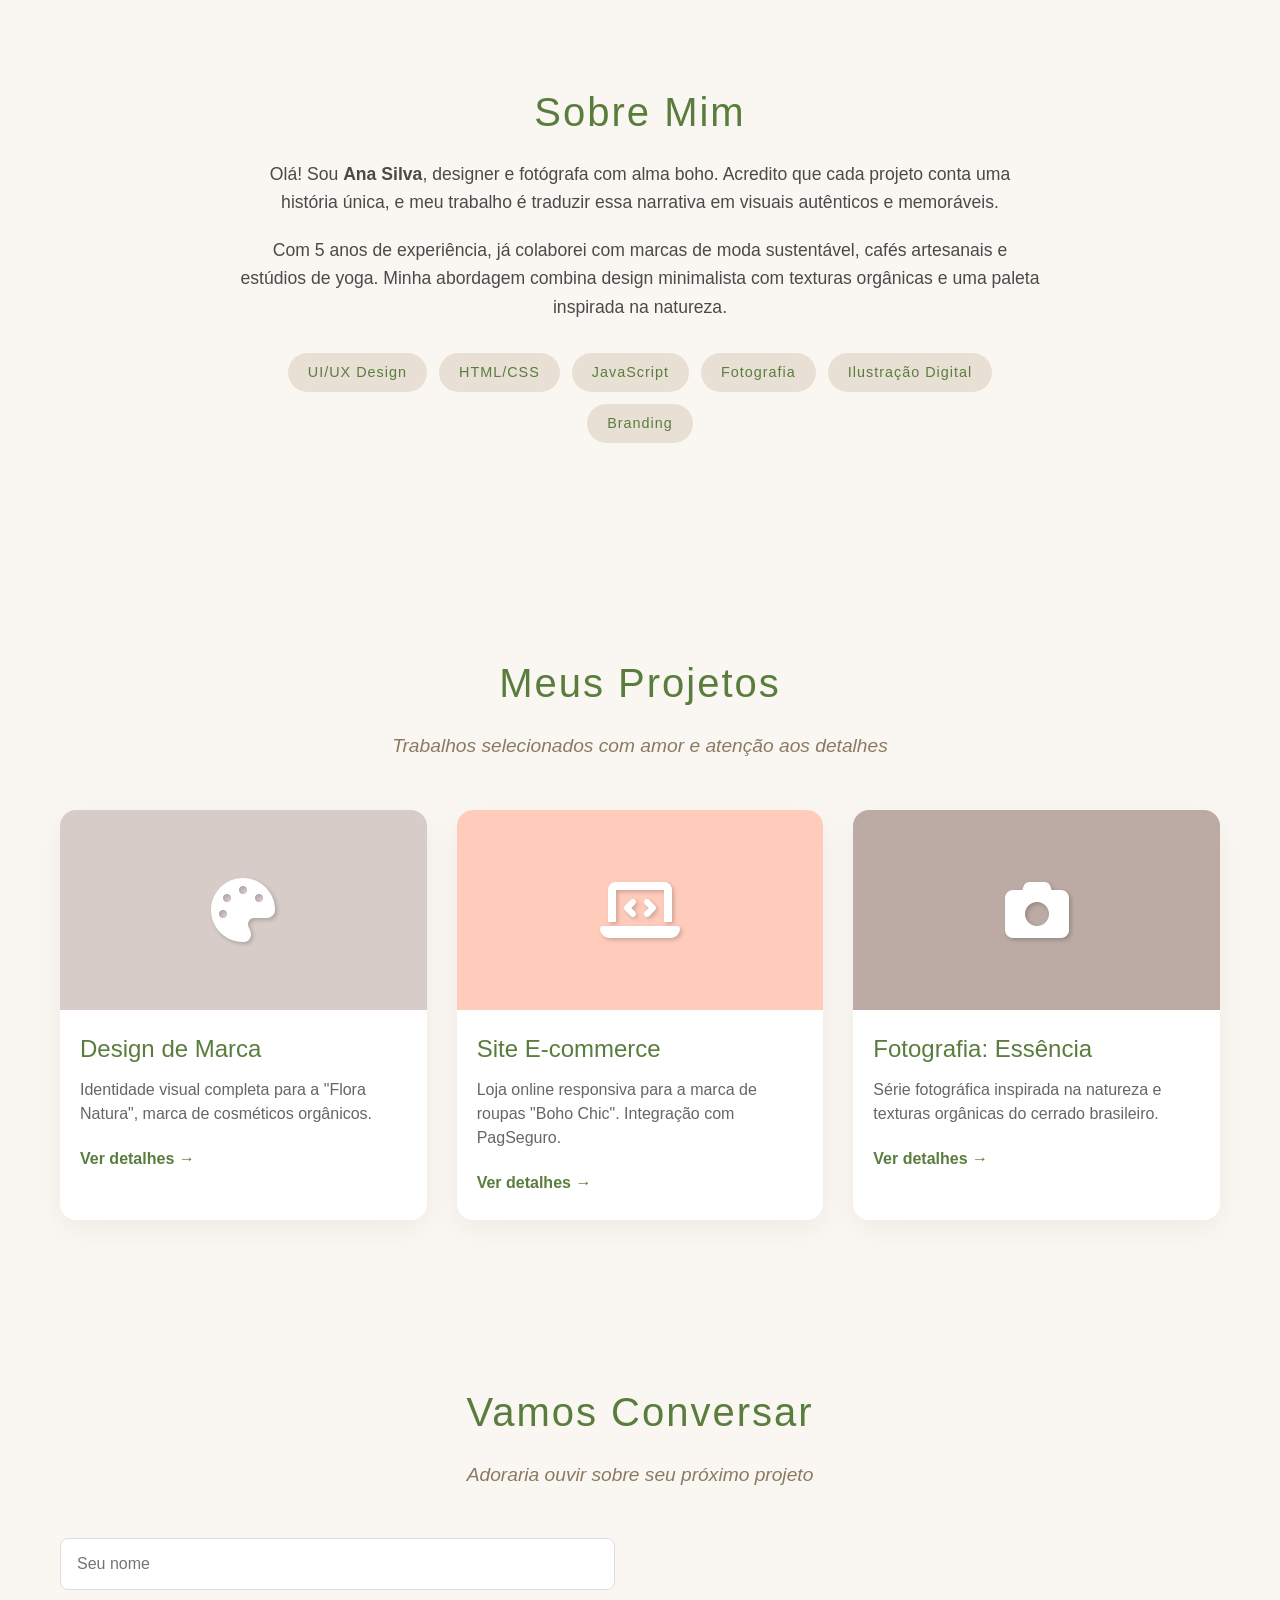
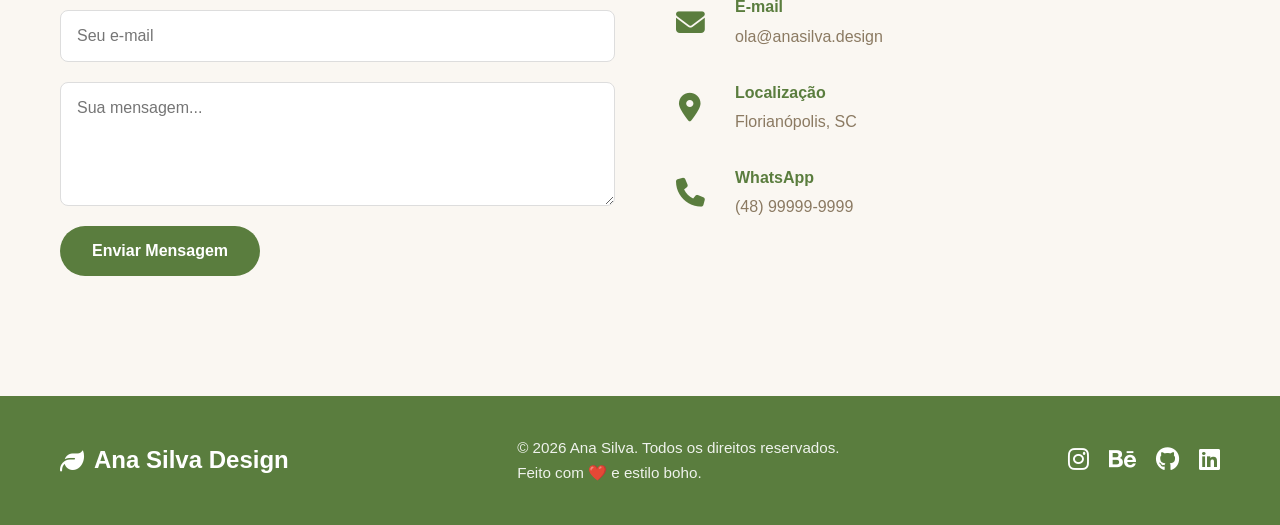
<file: index.html>
<!DOCTYPE html>
<!-- 
    DOCTYPE: Declaração que informa ao navegador que este é um documento HTML5.
    Sempre coloque no início de qualquer página HTML.
-->
<html lang="pt-br">
<!-- 
    <html>: Elemento raiz do documento.
    lang="pt-br": Atributo que define o idioma como português do Brasil.
    IMPORTANTE: Ajuda na acessibilidade e SEO (otimização para mecanismos de busca).
-->
<head>
    <!-- 
        <head>: Contém informações sobre o documento que não são exibidas diretamente.
        Metadados, título, links para CSS, etc.
    -->
    <meta charset="UTF-8">
    <!-- 
        meta charset: Define a codificação de caracteres como UTF-8.
        Permite acentos, emojis e caracteres especiais.
    -->
    <meta name="viewport" content="width=device-width, initial-scale=1.0">
    <!-- 
        viewport: Torna o site responsivo para dispositivos móveis.
        width=device-width: largura igual à do dispositivo.
        initial-scale=1.0: zoom inicial padrão.
    -->
    <title>Portfólio Boho | Design e Fotografia</title>
    <!-- 
        <title>: Título que aparece na aba do navegador.
        ESTRATÉGIA: Inclua palavras-chave para SEO.
    -->
    
    <!-- Font Awesome 6 (Biblioteca de ícones) -->
    <link rel="stylesheet" href="https://cdnjs.cloudflare.com/ajax/libs/font-awesome/6.4.0/css/all.min.css">
    <!-- 
        Font Awesome: Biblioteca gratuita de ícones vetoriais.
        ESTRATÉGIA: Use ícones para melhorar a comunicação visual.
    -->
    
    <!-- CSS Personalizado -->
    <style>
        /* 
            CSS: Linguagem para estilizar elementos HTML.
            Vamos criar um tema boho com cores terrosas, tipografia suave e espaçamento generoso.
            ESTRATÉGIA: CSS organizado por seções facilita a manutenção.
        */
        
        /* Reset básico e estilos globais */
        * {
            margin: 0;
            padding: 0;
            box-sizing: border-box;
            /* 
                box-sizing: border-box: Inclui padding e bordas no cálculo da largura total.
                Evita que elementos "estourem" o container.
            */
        }
        
        body {
            font-family: 'Segoe UI', Tahoma, Geneva, Verdana, sans-serif;
            /* 
                font-family: Define fontes em ordem de prioridade.
                ESTRATÉGIA: Use fontes seguras ou importe Google Fonts para mais personalidade.
            */
            line-height: 1.6;
            color: #4a4a4a;
            background-color: #faf7f2;
            /* 
                Paleta boho: tons neutros e terrosos.
                #faf7f2 = off-white quente
            */
        }
        
        .container {
            max-width: 1200px;
            margin: 0 auto;
            padding: 0 20px;
            /* 
                .container: Classe utilitária para centralizar conteúdo.
                max-width: largura máxima para telas grandes.
                margin: 0 auto: centraliza horizontalmente.
            */
        }
        
        /* Seções */
        .section {
            padding: 80px 0;
            /* 
                Espaçamento vertical para cada seção.
                ESTRATÉGIA: padding generoso cria sensação de respiro/luxo.
            */
        }
        
        .section-title {
            font-size: 2.5rem;
            color: #5a7d3e; /* Verde sálvia */
            margin-bottom: 16px;
            text-align: center;
            font-weight: 400;
            letter-spacing: 2px;
            /* 
                text-align: center: centraliza texto.
                letter-spacing: espaçamento entre letras (sofisticação).
            */
        }
        
        .section-subtitle {
            text-align: center;
            font-size: 1.2rem;
            color: #8b7a62; /* Marrom suave */
            margin-bottom: 48px;
            font-style: italic;
            /* 
                font-style: italic: dá tom mais pessoal/artístico.
            */
        }
        
        /* SOBRE */
        .sobre-text {
            max-width: 800px;
            margin: 0 auto 48px;
            font-size: 1.1rem;
            text-align: center;
            /* 
                ESTRATÉGIA: centralizar e limitar largura melhora legibilidade.
            */
        }
        
        .sobre-text p {
            margin-bottom: 20px;
            /* 
                <p>: Parágrafo. Espaçamento inferior para separar blocos de texto.
            */
        }
        
        .habilidades {
            display: flex;
            flex-wrap: wrap;
            gap: 12px;
            justify-content: center;
            margin-top: 32px;
            /* 
                display: flex: Ativa Flexbox (layout flexível).
                flex-wrap: wrap: Permite que itens quebrem para linha seguinte.
                gap: Espaçamento entre itens (moderno, evita margin complicada).
                justify-content: center: Centraliza horizontalmente.
                
                ESTRATÉGIA: Flexbox é essencial para layouts responsivos.
            */
        }
        
        .habilidade-tag {
            background-color: #e8e0d5; /* Bege */
            color: #5a7d3e;
            padding: 8px 20px;
            border-radius: 50px; /* Bordas arredondadas */
            font-size: 0.9rem;
            font-weight: 500;
            letter-spacing: 1px;
            transition: all 0.3s ease;
            /* 
                border-radius: 50px: Cria formato de pílula.
                transition: Suaviza animações.
                ESTRATÉGIA: Interações sutis melhoram experiência do usuário.
            */
        }
        
        .habilidade-tag:hover {
            background-color: #5a7d3e;
            color: white;
            transform: translateY(-2px);
            box-shadow: 0 4px 8px rgba(0,0,0,0.1);
            /* 
                :hover = quando mouse passa por cima.
                transform: translateY(-2px): Move elemento 2px para cima.
                box-shadow: Sombra suave para efeito de profundidade.
                ESTRATÉGIA: Micro-interações tornam o site "vivo".
            */
        }
        
        /* PROJETOS - Grid */
        .projetos-grid {
            display: grid;
            grid-template-columns: repeat(3, 1fr);
            gap: 30px;
            /* 
                display: grid: Ativa CSS Grid.
                grid-template-columns: repeat(3, 1fr): 3 colunas de largura igual.
                gap: 30px: Espaçamento entre cards.
                
                ESTRATÉGIA: Grid é poderoso para layouts 2D como galerias.
            */
        }
        
        .projeto-card {
            background: white;
            border-radius: 16px;
            overflow: hidden; /* Esconde conteúdo que ultrapassar bordas */
            box-shadow: 0 10px 30px rgba(0,0,0,0.05);
            transition: transform 0.3s, box-shadow 0.3s;
            padding-bottom: 24px;
            /* 
                box-shadow: Sombra suave eleva visualmente o card.
                overflow: hidden: Mantém bordas arredondadas mesmo com imagens.
            */
        }
        
        .projeto-card:hover {
            transform: translateY(-8px);
            box-shadow: 0 20px 40px rgba(0,0,0,0.1);
            /* 
                Elevação maior no hover para feedback visual.
            */
        }
        
        .projeto-img {
            height: 200px;
            display: flex;
            align-items: center;
            justify-content: center;
            font-size: 4rem;
            color: white;
            text-shadow: 2px 2px 4px rgba(0,0,0,0.2);
            /* 
                Flexbox dentro do card para centralizar ícone.
                text-shadow: Sombra em texto para contraste com fundo.
            */
        }
        
        .projeto-card h3 {
            font-size: 1.5rem;
            margin: 20px 20px 10px;
            color: #5a7d3e;
            font-weight: 500;
        }
        
        .projeto-card p {
            margin: 0 20px 20px;
            color: #666;
            line-height: 1.5;
        }
        
        .projeto-link {
            display: inline-block;
            margin-left: 20px;
            color: #5a7d3e;
            text-decoration: none;
            font-weight: 600;
            transition: color 0.3s;
            /* 
                text-decoration: none: Remove underline padrão do link.
            */
        }
        
        .projeto-link:hover {
            color: #3d5a2c;
            text-decoration: underline;
            /* 
                Adiciona underline no hover para indicar interatividade.
            */
        }
        
        /* CONTATO */
        .contato-content {
            display: grid;
            grid-template-columns: 1fr 1fr;
            gap: 50px;
            /* 
                Layout de 2 colunas: formulário e informações de contato.
            */
        }
        
        .contato-form {
            display: flex;
            flex-direction: column;
            gap: 20px;
            /* 
                flex-direction: column: Alinha itens verticalmente.
            */
        }
        
        .contato-form input,
        .contato-form textarea {
            padding: 16px;
            border: 1px solid #ddd;
            border-radius: 8px;
            font-family: inherit;
            font-size: 1rem;
            transition: border-color 0.3s, box-shadow 0.3s;
            /* 
                font-family: inherit: Herda fonte do body (consistência).
            */
        }
        
        .contato-form input:focus,
        .contato-form textarea:focus {
            outline: none;
            border-color: #5a7d3e;
            box-shadow: 0 0 0 3px rgba(90, 125, 62, 0.1);
            /* 
                :focus = quando elemento está selecionado.
                outline: none: Remove outline padrão (substituído por box-shadow).
                ESTRATÉGIA: Indicadores visuais claros de foco melhoram acessibilidade.
            */
        }
        
        .btn {
            background-color: #5a7d3e;
            color: white;
            border: none;
            padding: 16px 32px;
            font-size: 1rem;
            font-weight: 600;
            border-radius: 50px;
            cursor: pointer;
            transition: background-color 0.3s, transform 0.3s;
            align-self: flex-start;
            /* 
                align-self: flex-start: Evita que botão estique em container flex.
                cursor: pointer: Mãozinha ao passar mouse.
            */
        }
        
        .btn:hover {
            background-color: #3d5a2c;
            transform: scale(1.02);
            /* 
                transform: scale: Aumenta levemente tamanho no hover.
            */
        }
        
        .contato-info {
            display: flex;
            flex-direction: column;
            gap: 30px;
            justify-content: center;
        }
        
        .info-item {
            display: flex;
            align-items: center;
            gap: 20px;
        }
        
        .info-item i {
            font-size: 1.8rem;
            color: #5a7d3e;
            width: 50px;
            text-align: center;
            /* 
                width e text-align: centraliza ícone independente do tamanho.
            */
        }
        
        .info-item h4 {
            color: #5a7d3e;
            margin-bottom: 4px;
            font-weight: 600;
        }
        
        .info-item p {
            color: #8b7a62;
        }
        
        /* FOOTER */
        .footer {
            background-color: #5a7d3e;
            color: white;
            padding: 40px 0;
            margin-top: 40px;
        }
        
        .footer-content {
            display: flex;
            flex-wrap: wrap;
            align-items: center;
            justify-content: space-between;
            gap: 20px;
            /* 
                space-between: Espaço máximo entre elementos.
            */
        }
        
        .logo {
            display: flex;
            align-items: center;
            gap: 10px;
            font-size: 1.5rem;
            font-weight: 600;
        }
        
        .footer-text {
            font-size: 0.95rem;
            opacity: 0.9;
        }
        
        .social-links {
            display: flex;
            gap: 20px;
        }
        
        .social-links a {
            color: white;
            font-size: 1.5rem;
            transition: transform 0.3s, opacity 0.3s;
        }
        
        .social-links a:hover {
            transform: translateY(-3px);
            opacity: 0.8;
        }
        
        /* MEDIA QUERIES - Responsividade */
        @media (max-width: 768px) {
            /* 
                Media query: Aplica CSS apenas quando tela ≤ 768px.
                ESTRATÉGIA: Essencial para mobile-first.
            */
            
            .section {
                padding: 60px 0;
            }
            
            .section-title {
                font-size: 2rem;
            }
            
            .projetos-grid {
                grid-template-columns: 1fr; /* 1 coluna em mobile */
            }
            
            .contato-content {
                grid-template-columns: 1fr; /* Empilha formulário e info */
            }
            
            .footer-content {
                flex-direction: column;
                text-align: center;
            }
            
            .habilidades {
                gap: 8px;
            }
            
            .habilidade-tag {
                padding: 6px 16px;
                font-size: 0.85rem;
            }
        }
        
        @media (max-width: 480px) {
            /* Telas muito pequenas (celulares em portrait) */
            .section-title {
                font-size: 1.8rem;
            }
            
            .info-item {
                flex-direction: column;
                text-align: center;
            }
            
            .btn {
                align-self: stretch; /* Botão ocupa toda largura */
                text-align: center;
            }
        }
    </style>
</head>
<body>

    <!-- 
        SEÇÃO SOBRE 
        ESTRATÉGIA: Use lorem ipsum apenas como placeholder. 
        Substitua por conteúdo real sobre você: sua história, seu processo criativo.
    -->
    <section id="sobre" class="section">
        <div class="container">
            <h2 class="section-title">Sobre Mim</h2>
            <div class="sobre-text">
                <p>
                    Olá! Sou <strong>Ana Silva</strong>, designer e fotógrafa com alma boho. 
                    Acredito que cada projeto conta uma história única, e meu trabalho é 
                    traduzir essa narrativa em visuais autênticos e memoráveis.
                    <!-- 
                        <strong>: Ênfase forte (negrito). Indica importância semântica.
                    -->
                </p>
                <p>
                    Com 5 anos de experiência, já colaborei com marcas de moda sustentável, 
                    cafés artesanais e estúdios de yoga. Minha abordagem combina design 
                    minimalista com texturas orgânicas e uma paleta inspirada na natureza.
                </p>
                
                <!-- 
                    HABILIDADES
                    Use <span> para tags/palavras individuais.
                    ESTRATÉGIA: Destaque suas principais competências técnicas e artísticas.
                -->
                <div class="habilidades">
                    <span class="habilidade-tag">UI/UX Design</span>
                    <span class="habilidade-tag">HTML/CSS</span>
                    <span class="habilidade-tag">JavaScript</span>
                    <span class="habilidade-tag">Fotografia</span>
                    <span class="habilidade-tag">Ilustração Digital</span>
                    <span class="habilidade-tag">Branding</span>
                </div>
            </div>
        </div>
    </section>

    <!-- 
        SEÇÃO PROJETOS
        ESTRATÉGIA: Portfólio é seu "mostruário". 
        - Inclua apenas seus melhores trabalhos (qualidade > quantidade)
        - Cada projeto deve ter: título, descrição curta, imagem/ícone e link
        - Substitua href="#" pelo link real do projeto (Behance, site, etc)
    -->
    <section id="projetos" class="section projetos">
        <div class="container">
            <h2 class="section-title">Meus Projetos</h2>
            <p class="section-subtitle">Trabalhos selecionados com amor e atenção aos detalhes</p>
            
            <div class="projetos-grid">
                <!-- 
                    PROJETO 1 
                    style="background-color: ...": CSS inline (específico para este elemento)
                    ESTRATÉGIA: Use cores harmônicas com sua identidade visual
                -->
                <div class="projeto-card">
                    <div class="projeto-img" style="background-color: #d7ccc8;">
                        <i class="fas fa-palette"></i>
                    </div>
                    <h3>Design de Marca</h3>
                    <p>Identidade visual completa para a "Flora Natura", marca de cosméticos orgânicos.</p>
                    <a href="#" class="projeto-link">Ver detalhes →</a>
                </div>
                
                <!-- PROJETO 2 -->
                <div class="projeto-card">
                    <div class="projeto-img" style="background-color: #ffccbc;">
                        <i class="fas fa-laptop-code"></i>
                    </div>
                    <h3>Site E-commerce</h3>
                    <p>Loja online responsiva para a marca de roupas "Boho Chic". Integração com PagSeguro.</p>
                    <a href="#" class="projeto-link">Ver detalhes →</a>
                </div>
                
                <!-- PROJETO 3 -->
                <div class="projeto-card">
                    <div class="projeto-img" style="background-color: #bcaaa4;">
                        <i class="fas fa-camera"></i>
                    </div>
                    <h3>Fotografia: Essência</h3>
                    <p>Série fotográfica inspirada na natureza e texturas orgânicas do cerrado brasileiro.</p>
                    <a href="#" class="projeto-link">Ver detalhes →</a>
                </div>
                
                <!-- 
                    DICA: Adicione mais projetos seguindo o mesmo padrão.
                    Mínimo de 3 projetos, máximo de 6 para não poluir.
                -->
            </div>
        </div>
    </section>

    <!-- 
        SEÇÃO CONTATO
        ESTRATÉGIA: Facilite ao máximo o contato.
        - Formulário funcional (integre com FormSubmit, Netlify, ou backend)
        - Informações reais de contato
        - Call-to-action clara ("Vamos Conversar")
    -->
    <section id="contato" class="section contato">
        <div class="container">
            <h2 class="section-title">Vamos Conversar</h2>
            <p class="section-subtitle">Adoraria ouvir sobre seu próximo projeto</p>
            
            <div class="contato-content">
                <!-- 
                    FORMULÁRIO
                    method="POST": Envia dados de forma segura (não aparece na URL)
                    action: URL que processará os dados (substitua)
                    
                    DICA GRATUITA: Use https://formsubmit.co/ para receber e-mails sem backend!
                    Ex: action="https://formsubmit.co/seuemail@exemplo.com"
                -->
                <form class="contato-form" method="POST" action="#">
                    <input type="text" placeholder="Seu nome" required>
                    <!-- 
                        required: Campo obrigatório. Navegador impede envio vazio.
                    -->
                    <input type="email" placeholder="Seu e-mail" required>
                    <!-- 
                        type="email": Valida formato de e-mail automaticamente.
                    -->
                    <textarea placeholder="Sua mensagem..." rows="5" required></textarea>
                    <!-- 
                        rows: Altura inicial do textarea.
                    -->
                    <button type="submit" class="btn">Enviar Mensagem</button>
                    <!-- 
                        type="submit": Envia formulário quando clicado.
                    -->
                </form>
                
                <div class="contato-info">
                    <!-- 
                        Informações de contato alternativas.
                        ESTRATÉGIA: Ofereça múltiplos canais de comunicação.
                    -->
                    <div class="info-item">
                        <i class="fas fa-envelope"></i>
                        <div>
                            <h4>E-mail</h4>
                            <p>ola@anasilva.design</p>
                            <!-- Substitua pelo seu e-mail real -->
                        </div>
                    </div>
                    <div class="info-item">
                        <i class="fas fa-map-marker-alt"></i>
                        <div>
                            <h4>Localização</h4>
                            <p>Florianópolis, SC</p>
                            <!-- Cidade onde atende/está baseado -->
                        </div>
                    </div>
                    <div class="info-item">
                        <i class="fas fa-phone"></i>
                        <div>
                            <h4>WhatsApp</h4>
                            <p>(48) 99999-9999</p>
                            <!-- Número profissional -->
                        </div>
                    </div>
                </div>
            </div>
        </div>
    </section>

    <!-- 
        RODAPÉ (FOOTER)
        ESTRATÉGIA: 
        - Mantenha simples, mas inclua navegação e redes sociais
        - Copyright atualizado (use JavaScript para ano atual automático)
        - Reforce sua marca com logo/assinatura
    -->
    <footer class="footer">
        <div class="container">
            <div class="footer-content">
                <div class="logo">
                    <i class="fas fa-leaf"></i>
                    <span>Ana Silva Design</span>
                    <!-- 
                        Substitua "MeuPortfólio" pelo seu nome ou marca pessoal.
                    -->
                </div>
                <p class="footer-text">
                    © 2024 Ana Silva. Todos os direitos reservados.
                    <br>Feito com ❤️ e estilo boho.
                    <!-- 
                        <br>: Quebra de linha.
                    -->
                </p>
                <div class="social-links">
                    <!-- 
                        REDES SOCIAIS
                        Substitua "#" pelos links reais.
                        ESTRATÉGIA: Escolha 3-4 redes relevantes para sua área.
                    -->
                    <a href="#" target="_blank" aria-label="Instagram">
                        <i class="fab fa-instagram"></i>
                    </a>
                    <!-- target="_blank": Abre link em nova aba -->
                    <a href="#" target="_blank" aria-label="Behance">
                        <i class="fab fa-behance"></i>
                    </a>
                    <a href="#" target="_blank" aria-label="GitHub">
                        <i class="fab fa-github"></i>
                    </a>
                    <a href="#" target="_blank" aria-label="LinkedIn">
                        <i class="fab fa-linkedin"></i>
                    </a>
                </div>
            </div>
        </div>
    </footer>

    <!-- 
        JavaScript
        ESTRATÉGIA: Adicione interatividade, como:
        - Ano automático no copyright
        - Smooth scroll para links internos
        - Animações de entrada
    -->
    <script>
        // JavaScript pode ser inserido diretamente entre tags <script>
        // Exemplo: Atualizar ano automaticamente no rodapé
        document.addEventListener('DOMContentLoaded', function() {
            // DOMContentLoaded: Executa quando HTML está pronto
            const footerText = document.querySelector('.footer-text');
            // querySelector: Busca primeiro elemento que corresponde ao seletor
            const currentYear = new Date().getFullYear(); // Obtém ano atual
            
            if (footerText) {
                footerText.innerHTML = footerText.innerHTML.replace('2024', currentYear);
                // replace: Troca texto '2024' pelo ano atual
            }
        });
    </script>
</body>
</html>
</file>
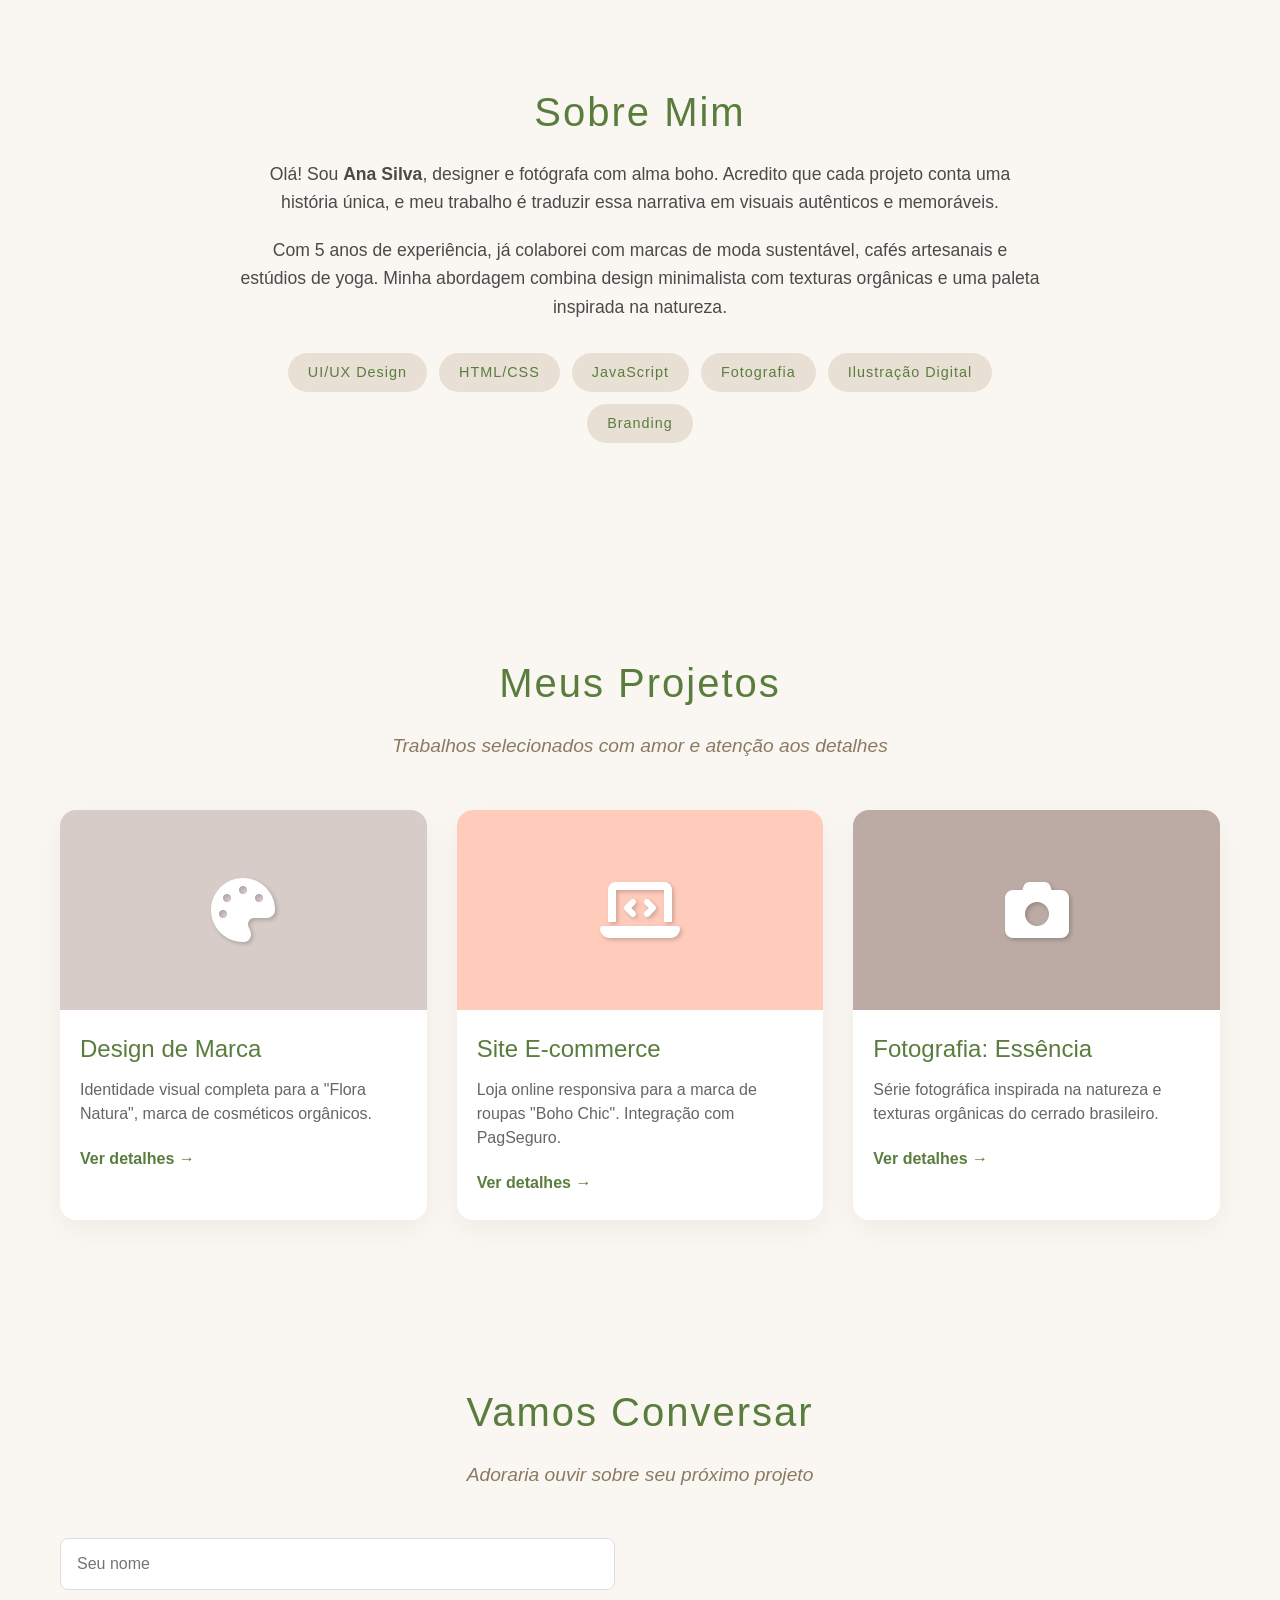
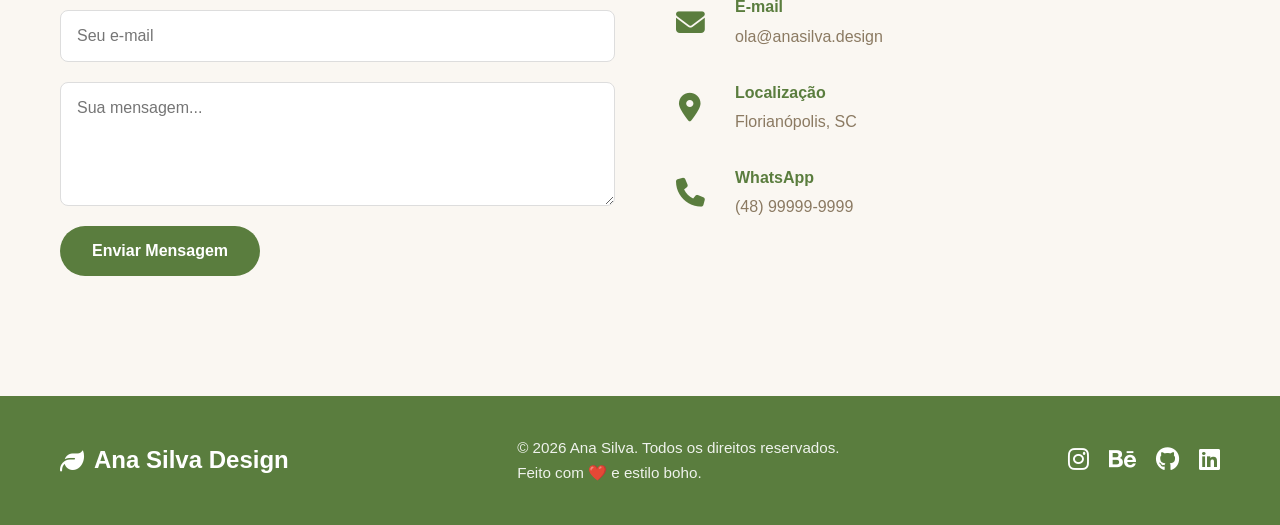
<file: index2.0.html>
<!DOCTYPE html>
<!-- 
    DOCTYPE: Declaração que informa ao navegador que este é um documento HTML5.
    Sempre coloque no início de qualquer página HTML.
-->
<html lang="pt-br">
<!-- 
    <html>: Elemento raiz do documento.
    lang="pt-br": Atributo que define o idioma como português do Brasil.
    IMPORTANTE: Ajuda na acessibilidade e SEO (otimização para mecanismos de busca).
-->
<head>
    <!-- 
        <head>: Contém informações sobre o documento que não são exibidas diretamente.
        Metadados, título, links para CSS, etc.
    -->
    <meta charset="UTF-8">
    <!-- 
        meta charset: Define a codificação de caracteres como UTF-8.
        Permite acentos, emojis e caracteres especiais.
    -->
    <meta name="viewport" content="width=device-width, initial-scale=1.0">
    <!-- 
        viewport: Torna o site responsivo para dispositivos móveis.
        width=device-width: largura igual à do dispositivo.
        initial-scale=1.0: zoom inicial padrão.
    -->
    <title>Portfólio Boho | Design e Fotografia</title>
    <!-- 
        <title>: Título que aparece na aba do navegador.
        ESTRATÉGIA: Inclua palavras-chave para SEO.
    -->
    
    <!-- Font Awesome 6 (Biblioteca de ícones) -->
    <link rel="stylesheet" href="https://cdnjs.cloudflare.com/ajax/libs/font-awesome/6.4.0/css/all.min.css">
    <!-- 
        Font Awesome: Biblioteca gratuita de ícones vetoriais.
        ESTRATÉGIA: Use ícones para melhorar a comunicação visual.
    -->
    
    <!-- CSS Personalizado -->
    <style>
        /* 
            CSS: Linguagem para estilizar elementos HTML.
            Vamos criar um tema boho com cores terrosas, tipografia suave e espaçamento generoso.
            ESTRATÉGIA: CSS organizado por seções facilita a manutenção.
        */
        
        /* Reset básico e estilos globais */
        * {
            margin: 0;
            padding: 0;
            box-sizing: border-box;
            /* 
                box-sizing: border-box: Inclui padding e bordas no cálculo da largura total.
                Evita que elementos "estourem" o container.
            */
        }
        
        body {
            font-family: 'Segoe UI', Tahoma, Geneva, Verdana, sans-serif;
            /* 
                font-family: Define fontes em ordem de prioridade.
                ESTRATÉGIA: Use fontes seguras ou importe Google Fonts para mais personalidade.
            */
            line-height: 1.6;
            color: #4a4a4a;
            background-color: #faf7f2;
            /* 
                Paleta boho: tons neutros e terrosos.
                #faf7f2 = off-white quente
            */
        }
        
        .container {
            max-width: 1200px;
            margin: 0 auto;
            padding: 0 20px;
            /* 
                .container: Classe utilitária para centralizar conteúdo.
                max-width: largura máxima para telas grandes.
                margin: 0 auto: centraliza horizontalmente.
            */
        }
        
        /* Seções */
        .section {
            padding: 80px 0;
            /* 
                Espaçamento vertical para cada seção.
                ESTRATÉGIA: padding generoso cria sensação de respiro/luxo.
            */
        }
        
        .section-title {
            font-size: 2.5rem;
            color: #5a7d3e; /* Verde sálvia */
            margin-bottom: 16px;
            text-align: center;
            font-weight: 400;
            letter-spacing: 2px;
            /* 
                text-align: center: centraliza texto.
                letter-spacing: espaçamento entre letras (sofisticação).
            */
        }
        
        .section-subtitle {
            text-align: center;
            font-size: 1.2rem;
            color: #8b7a62; /* Marrom suave */
            margin-bottom: 48px;
            font-style: italic;
            /* 
                font-style: italic: dá tom mais pessoal/artístico.
            */
        }
        
        /* SOBRE */
        .sobre-text {
            max-width: 800px;
            margin: 0 auto 48px;
            font-size: 1.1rem;
            text-align: center;
            /* 
                ESTRATÉGIA: centralizar e limitar largura melhora legibilidade.
            */
        }
        
        .sobre-text p {
            margin-bottom: 20px;
            /* 
                <p>: Parágrafo. Espaçamento inferior para separar blocos de texto.
            */
        }
        
        .habilidades {
            display: flex;
            flex-wrap: wrap;
            gap: 12px;
            justify-content: center;
            margin-top: 32px;
            /* 
                display: flex: Ativa Flexbox (layout flexível).
                flex-wrap: wrap: Permite que itens quebrem para linha seguinte.
                gap: Espaçamento entre itens (moderno, evita margin complicada).
                justify-content: center: Centraliza horizontalmente.
                
                ESTRATÉGIA: Flexbox é essencial para layouts responsivos.
            */
        }
        
        .habilidade-tag {
            background-color: #e8e0d5; /* Bege */
            color: #5a7d3e;
            padding: 8px 20px;
            border-radius: 50px; /* Bordas arredondadas */
            font-size: 0.9rem;
            font-weight: 500;
            letter-spacing: 1px;
            transition: all 0.3s ease;
            /* 
                border-radius: 50px: Cria formato de pílula.
                transition: Suaviza animações.
                ESTRATÉGIA: Interações sutis melhoram experiência do usuário.
            */
        }
        
        .habilidade-tag:hover {
            background-color: #5a7d3e;
            color: white;
            transform: translateY(-2px);
            box-shadow: 0 4px 8px rgba(0,0,0,0.1);
            /* 
                :hover = quando mouse passa por cima.
                transform: translateY(-2px): Move elemento 2px para cima.
                box-shadow: Sombra suave para efeito de profundidade.
                ESTRATÉGIA: Micro-interações tornam o site "vivo".
            */
        }
        
        /* PROJETOS - Grid */
        .projetos-grid {
            display: grid;
            grid-template-columns: repeat(3, 1fr);
            gap: 30px;
            /* 
                display: grid: Ativa CSS Grid.
                grid-template-columns: repeat(3, 1fr): 3 colunas de largura igual.
                gap: 30px: Espaçamento entre cards.
                
                ESTRATÉGIA: Grid é poderoso para layouts 2D como galerias.
            */
        }
        
        .projeto-card {
            background: white;
            border-radius: 16px;
            overflow: hidden; /* Esconde conteúdo que ultrapassar bordas */
            box-shadow: 0 10px 30px rgba(0,0,0,0.05);
            transition: transform 0.3s, box-shadow 0.3s;
            padding-bottom: 24px;
            /* 
                box-shadow: Sombra suave eleva visualmente o card.
                overflow: hidden: Mantém bordas arredondadas mesmo com imagens.
            */
        }
        
        .projeto-card:hover {
            transform: translateY(-8px);
            box-shadow: 0 20px 40px rgba(0,0,0,0.1);
            /* 
                Elevação maior no hover para feedback visual.
            */
        }
        
        .projeto-img {
            height: 200px;
            display: flex;
            align-items: center;
            justify-content: center;
            font-size: 4rem;
            color: white;
            text-shadow: 2px 2px 4px rgba(0,0,0,0.2);
            /* 
                Flexbox dentro do card para centralizar ícone.
                text-shadow: Sombra em texto para contraste com fundo.
            */
        }
        
        .projeto-card h3 {
            font-size: 1.5rem;
            margin: 20px 20px 10px;
            color: #5a7d3e;
            font-weight: 500;
        }
        
        .projeto-card p {
            margin: 0 20px 20px;
            color: #666;
            line-height: 1.5;
        }
        
        .projeto-link {
            display: inline-block;
            margin-left: 20px;
            color: #5a7d3e;
            text-decoration: none;
            font-weight: 600;
            transition: color 0.3s;
            /* 
                text-decoration: none: Remove underline padrão do link.
            */
        }
        
        .projeto-link:hover {
            color: #3d5a2c;
            text-decoration: underline;
            /* 
                Adiciona underline no hover para indicar interatividade.
            */
        }
        
        /* CONTATO */
        .contato-content {
            display: grid;
            grid-template-columns: 1fr 1fr;
            gap: 50px;
            /* 
                Layout de 2 colunas: formulário e informações de contato.
            */
        }
        
        .contato-form {
            display: flex;
            flex-direction: column;
            gap: 20px;
            /* 
                flex-direction: column: Alinha itens verticalmente.
            */
        }
        
        .contato-form input,
        .contato-form textarea {
            padding: 16px;
            border: 1px solid #ddd;
            border-radius: 8px;
            font-family: inherit;
            font-size: 1rem;
            transition: border-color 0.3s, box-shadow 0.3s;
            /* 
                font-family: inherit: Herda fonte do body (consistência).
            */
        }
        
        .contato-form input:focus,
        .contato-form textarea:focus {
            outline: none;
            border-color: #5a7d3e;
            box-shadow: 0 0 0 3px rgba(90, 125, 62, 0.1);
            /* 
                :focus = quando elemento está selecionado.
                outline: none: Remove outline padrão (substituído por box-shadow).
                ESTRATÉGIA: Indicadores visuais claros de foco melhoram acessibilidade.
            */
        }
        
        .btn {
            background-color: #5a7d3e;
            color: white;
            border: none;
            padding: 16px 32px;
            font-size: 1rem;
            font-weight: 600;
            border-radius: 50px;
            cursor: pointer;
            transition: background-color 0.3s, transform 0.3s;
            align-self: flex-start;
            /* 
                align-self: flex-start: Evita que botão estique em container flex.
                cursor: pointer: Mãozinha ao passar mouse.
            */
        }
        
        .btn:hover {
            background-color: #3d5a2c;
            transform: scale(1.02);
            /* 
                transform: scale: Aumenta levemente tamanho no hover.
            */
        }
        
        .contato-info {
            display: flex;
            flex-direction: column;
            gap: 30px;
            justify-content: center;
        }
        
        .info-item {
            display: flex;
            align-items: center;
            gap: 20px;
        }
        
        .info-item i {
            font-size: 1.8rem;
            color: #5a7d3e;
            width: 50px;
            text-align: center;
            /* 
                width e text-align: centraliza ícone independente do tamanho.
            */
        }
        
        .info-item h4 {
            color: #5a7d3e;
            margin-bottom: 4px;
            font-weight: 600;
        }
        
        .info-item p {
            color: #8b7a62;
        }
        
        /* FOOTER */
        .footer {
            background-color: #5a7d3e;
            color: white;
            padding: 40px 0;
            margin-top: 40px;
        }
        
        .footer-content {
            display: flex;
            flex-wrap: wrap;
            align-items: center;
            justify-content: space-between;
            gap: 20px;
            /* 
                space-between: Espaço máximo entre elementos.
            */
        }
        
        .logo {
            display: flex;
            align-items: center;
            gap: 10px;
            font-size: 1.5rem;
            font-weight: 600;
        }
        
        .footer-text {
            font-size: 0.95rem;
            opacity: 0.9;
        }
        
        .social-links {
            display: flex;
            gap: 20px;
        }
        
        .social-links a {
            color: white;
            font-size: 1.5rem;
            transition: transform 0.3s, opacity 0.3s;
        }
        
        .social-links a:hover {
            transform: translateY(-3px);
            opacity: 0.8;
        }
        
        /* MEDIA QUERIES - Responsividade */
        @media (max-width: 768px) {
            /* 
                Media query: Aplica CSS apenas quando tela ≤ 768px.
                ESTRATÉGIA: Essencial para mobile-first.
            */
            
            .section {
                padding: 60px 0;
            }
            
            .section-title {
                font-size: 2rem;
            }
            
            .projetos-grid {
                grid-template-columns: 1fr; /* 1 coluna em mobile */
            }
            
            .contato-content {
                grid-template-columns: 1fr; /* Empilha formulário e info */
            }
            
            .footer-content {
                flex-direction: column;
                text-align: center;
            }
            
            .habilidades {
                gap: 8px;
            }
            
            .habilidade-tag {
                padding: 6px 16px;
                font-size: 0.85rem;
            }
        }
        
        @media (max-width: 480px) {
            /* Telas muito pequenas (celulares em portrait) */
            .section-title {
                font-size: 1.8rem;
            }
            
            .info-item {
                flex-direction: column;
                text-align: center;
            }
            
            .btn {
                align-self: stretch; /* Botão ocupa toda largura */
                text-align: center;
            }
        }
    </style>
</head>
<body>

    <!-- 
        SEÇÃO SOBRE 
        ESTRATÉGIA: Use lorem ipsum apenas como placeholder. 
        Substitua por conteúdo real sobre você: sua história, seu processo criativo.
    -->
    <section id="sobre" class="section">
        <div class="container">
            <h2 class="section-title">Sobre Mim</h2>
            <div class="sobre-text">
                <p>
                    Olá! Sou <strong>Ana Silva</strong>, designer e fotógrafa com alma boho. 
                    Acredito que cada projeto conta uma história única, e meu trabalho é 
                    traduzir essa narrativa em visuais autênticos e memoráveis.
                    <!-- 
                        <strong>: Ênfase forte (negrito). Indica importância semântica.
                    -->
                </p>
                <p>
                    Com 5 anos de experiência, já colaborei com marcas de moda sustentável, 
                    cafés artesanais e estúdios de yoga. Minha abordagem combina design 
                    minimalista com texturas orgânicas e uma paleta inspirada na natureza.
                </p>
                
                <!-- 
                    HABILIDADES
                    Use <span> para tags/palavras individuais.
                    ESTRATÉGIA: Destaque suas principais competências técnicas e artísticas.
                -->
                <div class="habilidades">
                    <span class="habilidade-tag">UI/UX Design</span>
                    <span class="habilidade-tag">HTML/CSS</span>
                    <span class="habilidade-tag">JavaScript</span>
                    <span class="habilidade-tag">Fotografia</span>
                    <span class="habilidade-tag">Ilustração Digital</span>
                    <span class="habilidade-tag">Branding</span>
                </div>
            </div>
        </div>
    </section>

    <!-- 
        SEÇÃO PROJETOS
        ESTRATÉGIA: Portfólio é seu "mostruário". 
        - Inclua apenas seus melhores trabalhos (qualidade > quantidade)
        - Cada projeto deve ter: título, descrição curta, imagem/ícone e link
        - Substitua href="#" pelo link real do projeto (Behance, site, etc)
    -->
    <section id="projetos" class="section projetos">
        <div class="container">
            <h2 class="section-title">Meus Projetos</h2>
            <p class="section-subtitle">Trabalhos selecionados com amor e atenção aos detalhes</p>
            
            <div class="projetos-grid">
                <!-- 
                    PROJETO 1 
                    style="background-color: ...": CSS inline (específico para este elemento)
                    ESTRATÉGIA: Use cores harmônicas com sua identidade visual
                -->
                <div class="projeto-card">
                    <div class="projeto-img" style="background-color: #d7ccc8;">
                        <i class="fas fa-palette"></i>
                    </div>
                    <h3>Design de Marca</h3>
                    <p>Identidade visual completa para a "Flora Natura", marca de cosméticos orgânicos.</p>
                    <a href="#" class="projeto-link">Ver detalhes →</a>
                </div>
                
                <!-- PROJETO 2 -->
                <div class="projeto-card">
                    <div class="projeto-img" style="background-color: #ffccbc;">
                        <i class="fas fa-laptop-code"></i>
                    </div>
                    <h3>Site E-commerce</h3>
                    <p>Loja online responsiva para a marca de roupas "Boho Chic". Integração com PagSeguro.</p>
                    <a href="#" class="projeto-link">Ver detalhes →</a>
                </div>
                
                <!-- PROJETO 3 -->
                <div class="projeto-card">
                    <div class="projeto-img" style="background-color: #bcaaa4;">
                        <i class="fas fa-camera"></i>
                    </div>
                    <h3>Fotografia: Essência</h3>
                    <p>Série fotográfica inspirada na natureza e texturas orgânicas do cerrado brasileiro.</p>
                    <a href="#" class="projeto-link">Ver detalhes →</a>
                </div>
                
                <!-- 
                    DICA: Adicione mais projetos seguindo o mesmo padrão.
                    Mínimo de 3 projetos, máximo de 6 para não poluir.
                -->
            </div>
        </div>
    </section>

    <!-- 
        SEÇÃO CONTATO
        ESTRATÉGIA: Facilite ao máximo o contato.
        - Formulário funcional (integre com FormSubmit, Netlify, ou backend)
        - Informações reais de contato
        - Call-to-action clara ("Vamos Conversar")
    -->
    <section id="contato" class="section contato">
        <div class="container">
            <h2 class="section-title">Vamos Conversar</h2>
            <p class="section-subtitle">Adoraria ouvir sobre seu próximo projeto</p>
            
            <div class="contato-content">
                <!-- 
                    FORMULÁRIO
                    method="POST": Envia dados de forma segura (não aparece na URL)
                    action: URL que processará os dados (substitua)
                    
                    DICA GRATUITA: Use https://formsubmit.co/ para receber e-mails sem backend!
                    Ex: action="https://formsubmit.co/seuemail@exemplo.com"
                -->
                <form class="contato-form" method="POST" action="#">
                    <input type="text" placeholder="Seu nome" required>
                    <!-- 
                        required: Campo obrigatório. Navegador impede envio vazio.
                    -->
                    <input type="email" placeholder="Seu e-mail" required>
                    <!-- 
                        type="email": Valida formato de e-mail automaticamente.
                    -->
                    <textarea placeholder="Sua mensagem..." rows="5" required></textarea>
                    <!-- 
                        rows: Altura inicial do textarea.
                    -->
                    <button type="submit" class="btn">Enviar Mensagem</button>
                    <!-- 
                        type="submit": Envia formulário quando clicado.
                    -->
                </form>
                
                <div class="contato-info">
                    <!-- 
                        Informações de contato alternativas.
                        ESTRATÉGIA: Ofereça múltiplos canais de comunicação.
                    -->
                    <div class="info-item">
                        <i class="fas fa-envelope"></i>
                        <div>
                            <h4>E-mail</h4>
                            <p>ola@anasilva.design</p>
                            <!-- Substitua pelo seu e-mail real -->
                        </div>
                    </div>
                    <div class="info-item">
                        <i class="fas fa-map-marker-alt"></i>
                        <div>
                            <h4>Localização</h4>
                            <p>Florianópolis, SC</p>
                            <!-- Cidade onde atende/está baseado -->
                        </div>
                    </div>
                    <div class="info-item">
                        <i class="fas fa-phone"></i>
                        <div>
                            <h4>WhatsApp</h4>
                            <p>(48) 99999-9999</p>
                            <!-- Número profissional -->
                        </div>
                    </div>
                </div>
            </div>
        </div>
    </section>

    <!-- 
        RODAPÉ (FOOTER)
        ESTRATÉGIA: 
        - Mantenha simples, mas inclua navegação e redes sociais
        - Copyright atualizado (use JavaScript para ano atual automático)
        - Reforce sua marca com logo/assinatura
    -->
    <footer class="footer">
        <div class="container">
            <div class="footer-content">
                <div class="logo">
                    <i class="fas fa-leaf"></i>
                    <span>Ana Silva Design</span>
                    <!-- 
                        Substitua "MeuPortfólio" pelo seu nome ou marca pessoal.
                    -->
                </div>
                <p class="footer-text">
                    © 2024 Ana Silva. Todos os direitos reservados.
                    <br>Feito com ❤️ e estilo boho.
                    <!-- 
                        <br>: Quebra de linha.
                    -->
                </p>
                <div class="social-links">
                    <!-- 
                        REDES SOCIAIS
                        Substitua "#" pelos links reais.
                        ESTRATÉGIA: Escolha 3-4 redes relevantes para sua área.
                    -->
                    <a href="#" target="_blank" aria-label="Instagram">
                        <i class="fab fa-instagram"></i>
                    </a>
                    <!-- target="_blank": Abre link em nova aba -->
                    <a href="#" target="_blank" aria-label="Behance">
                        <i class="fab fa-behance"></i>
                    </a>
                    <a href="#" target="_blank" aria-label="GitHub">
                        <i class="fab fa-github"></i>
                    </a>
                    <a href="#" target="_blank" aria-label="LinkedIn">
                        <i class="fab fa-linkedin"></i>
                    </a>
                </div>
            </div>
        </div>
    </footer>

    <!-- 
        JavaScript
        ESTRATÉGIA: Adicione interatividade, como:
        - Ano automático no copyright
        - Smooth scroll para links internos
        - Animações de entrada
    -->
    <script>
        // JavaScript pode ser inserido diretamente entre tags <script>
        // Exemplo: Atualizar ano automaticamente no rodapé
        document.addEventListener('DOMContentLoaded', function() {
            // DOMContentLoaded: Executa quando HTML está pronto
            const footerText = document.querySelector('.footer-text');
            // querySelector: Busca primeiro elemento que corresponde ao seletor
            const currentYear = new Date().getFullYear(); // Obtém ano atual
            
            if (footerText) {
                footerText.innerHTML = footerText.innerHTML.replace('2024', currentYear);
                // replace: Troca texto '2024' pelo ano atual
            }
        });
    </script>
</body>
</html>
</file>
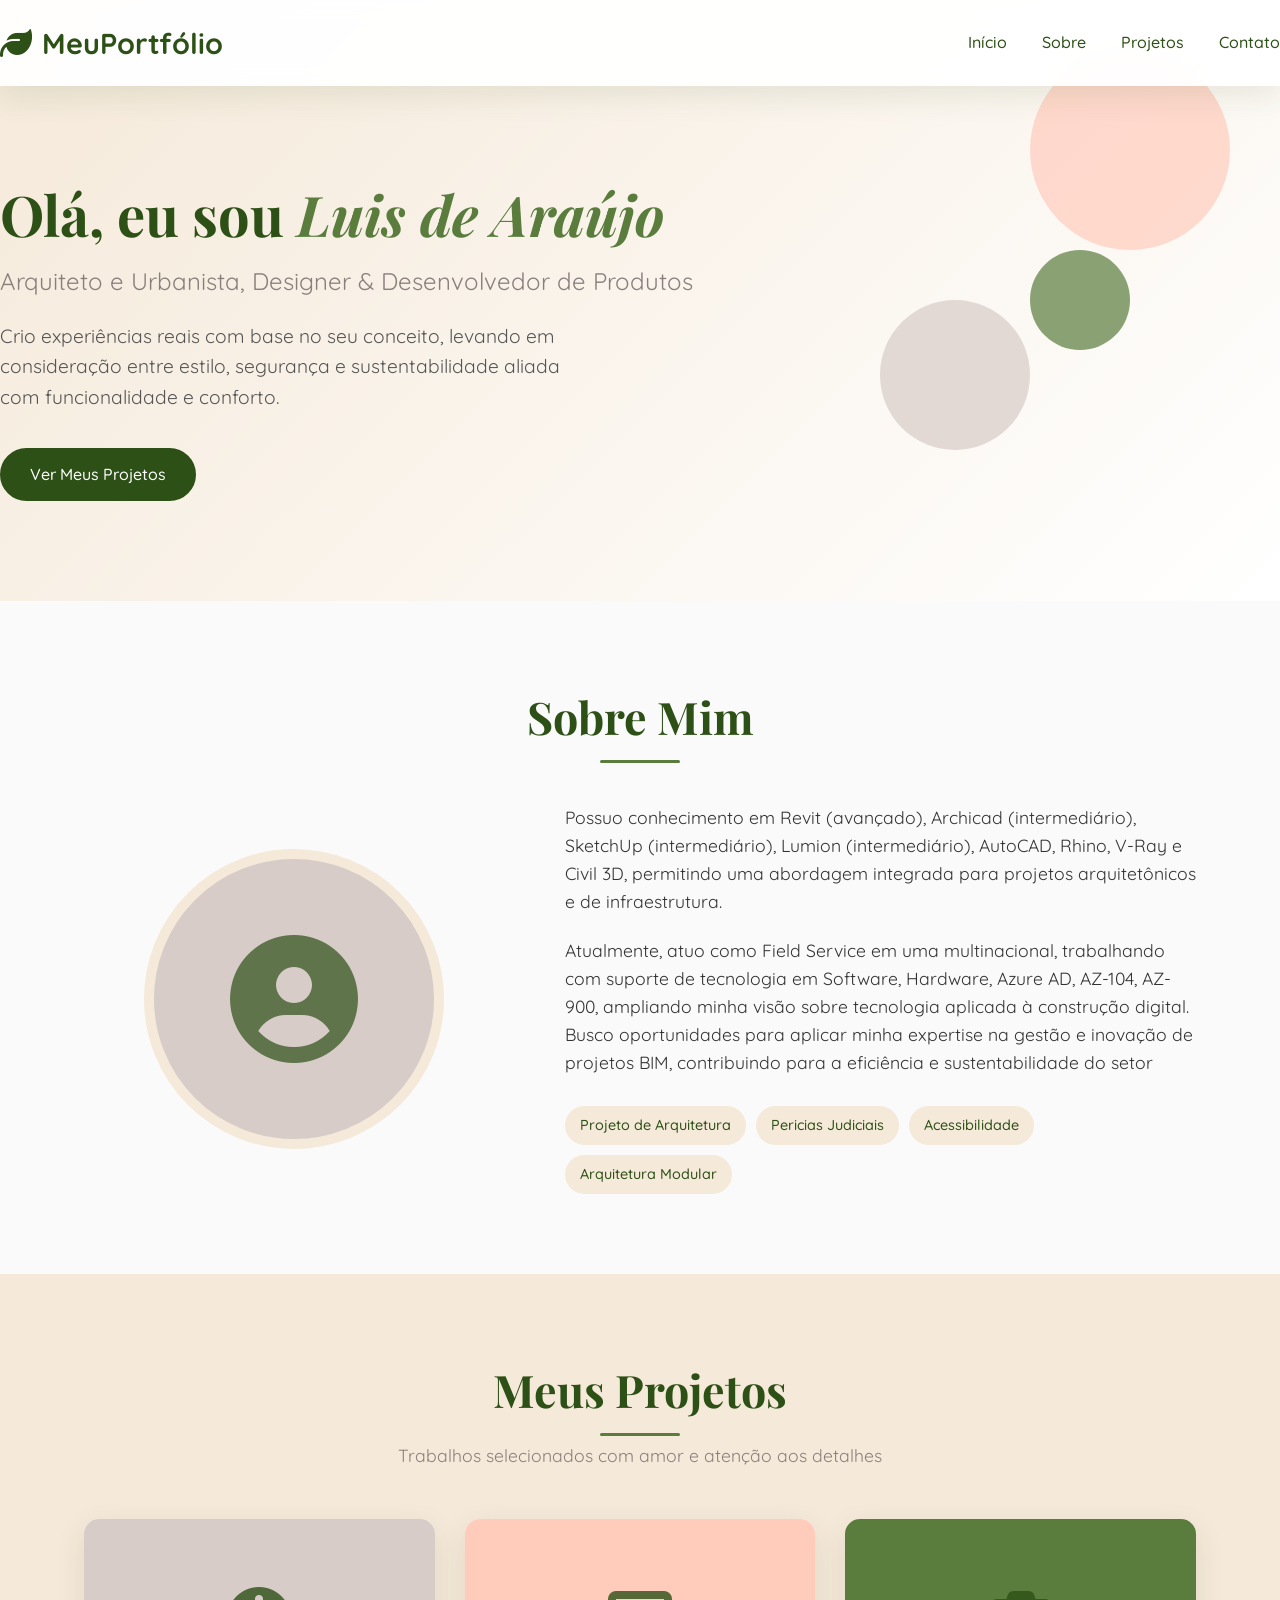
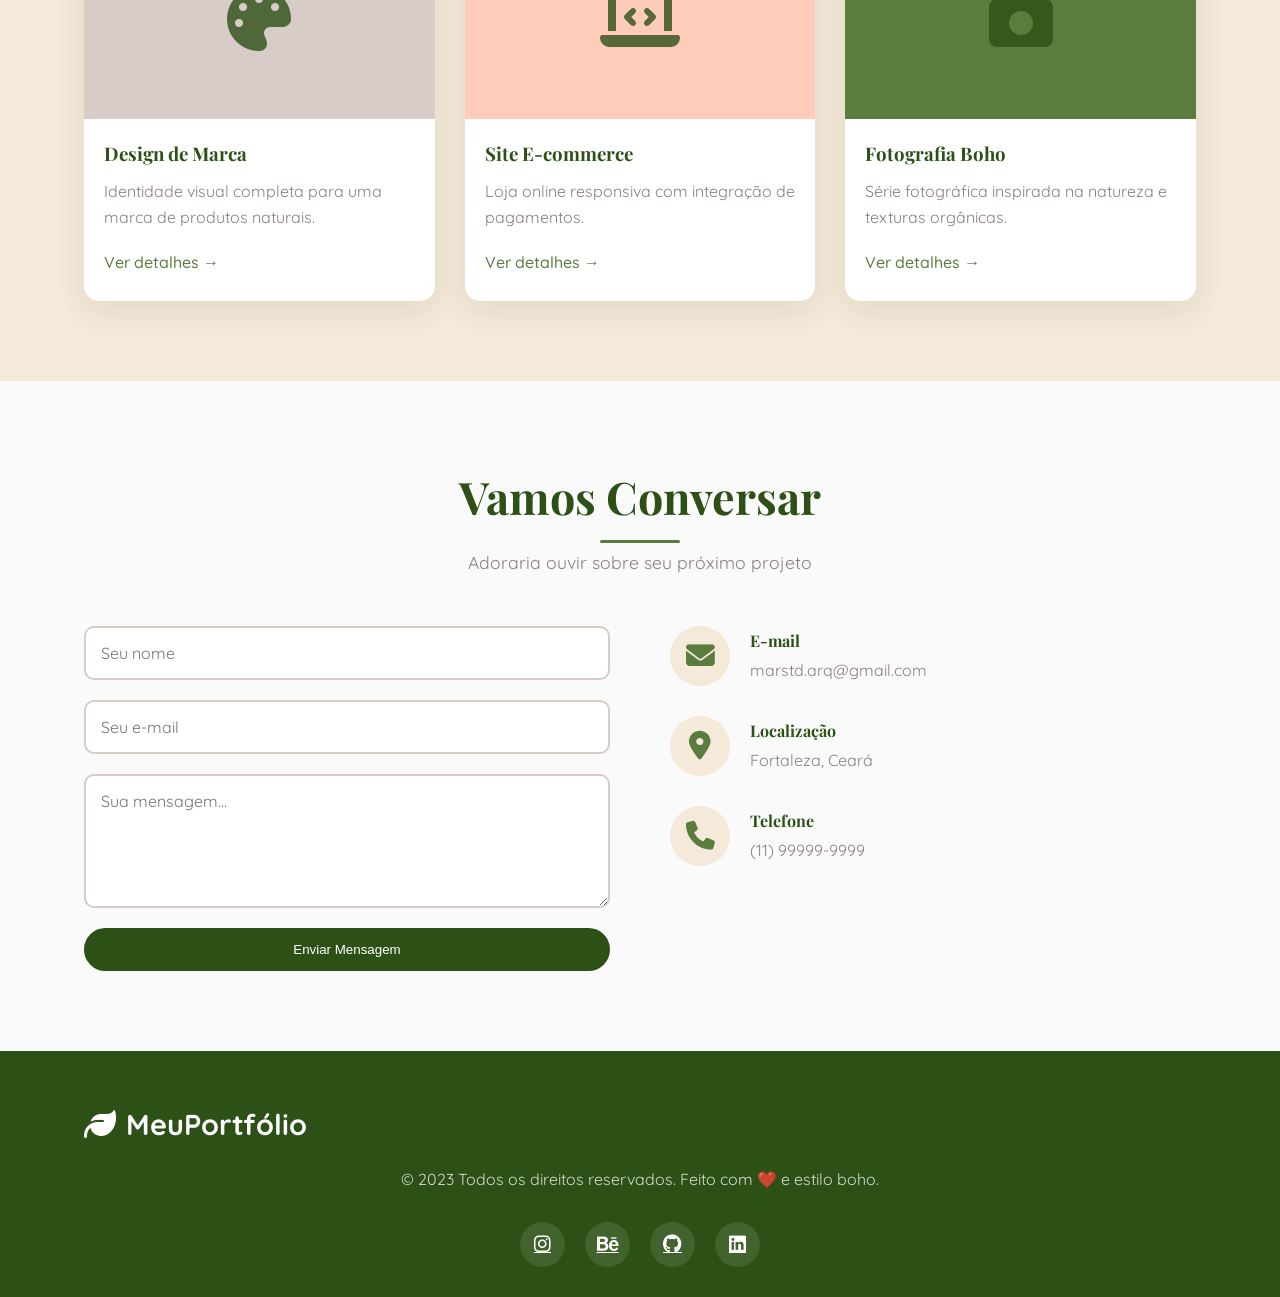
<file: indexbkp.html>
<!DOCTYPE html>
<html lang="pt-br">
<head>
    <meta charset="UTF-8">
    <meta name="viewport" content="width=device-width, initial-scale=1.0">
    <title>Meu Portfólio | Metodologia BIM</title>
    <link rel="stylesheet" href="style.css">
    <link rel="stylesheet" href="https://cdnjs.cloudflare.com/ajax/libs/font-awesome/6.4.0/css/all.min.css">
    <link href="https://fonts.googleapis.com/css2?family=Playfair+Display:wght@400;700&family=Quicksand:wght@300;400;500&display=swap" rel="stylesheet">
</head>
<body>
    <!-- Cabeçalho / Navegação -->
    <header class="header">
        <nav class="navbar">
            <div class="logo">
                <i class="fas fa-leaf"></i>
                <span>MeuPortfólio</span>
            </div>
            <ul class="nav-links">
                <li><a href="#home">Início</a></li>
                <li><a href="#sobre">Sobre</a></li>
                <li><a href="#projetos">Projetos</a></li>
                <li><a href="#contato">Contato</a></li>
            </ul>
            <button class="menu-toggle">
                <i class="fas fa-bars"></i>
            </button>
        </nav>
    </header>

    <!-- Seção Hero / Início -->
    <section id="home" class="hero">
        <div class="hero-content">
            <h1 class="hero-title">Olá, eu sou <span class="highlight">Luis de Araújo</span></h1>
            <p class="hero-subtitle">Arquiteto e Urbanista, Designer & Desenvolvedor de Produtos</p>
            <p class="hero-text">Crio experiências reais com base no seu conceito, levando em consideração entre estilo, segurança e sustentabilidade aliada com funcionalidade e conforto.</p>
            <a href="#projetos" class="btn">Ver Meus Projetos</a>
        </div>
        <div class="hero-decoration">
            <div class="circle"></div>
            <div class="circle"></div>
            <div class="circle"></div>
        </div>
    </section>

    <!-- Seção Sobre -->
    <section id="sobre" class="section sobre">
        <div class="container">
            <h2 class="section-title">Sobre Mim</h2>
            <div class="sobre-content">
                <div class="sobre-img">
                    <!-- Substitua por sua foto -->
                    <div class="img-placeholder">
                        <i class="fas fa-user-circle"></i>
                    </div>
                </div>
                <div class="sobre-text">
                    <p>Possuo conhecimento em Revit (avançado), Archicad
(intermediário), SketchUp (intermediário), Lumion (intermediário),
AutoCAD, Rhino, V-Ray e Civil 3D, permitindo uma abordagem
integrada para projetos arquitetônicos e de infraestrutura.</p>
                    <p>Atualmente, atuo como Field Service em uma multinacional,
trabalhando com suporte de tecnologia em Software, Hardware,
Azure AD, AZ-104, AZ-900, ampliando minha visão sobre tecnologia
aplicada à construção digital.
Busco oportunidades para aplicar minha expertise na gestão
e inovação de projetos BIM, contribuindo para a eficiência e
sustentabilidade do setor</p>
                    <div class="habilidades">
                        <span class="habilidade-tag">Projeto de Arquitetura</span>
                        <span class="habilidade-tag">Pericias Judiciais</span>
                        <span class="habilidade-tag">Acessibilidade</span>
                        <span class="habilidade-tag">Arquitetura Modular</span>

                    </div>
                </div>
            </div>
        </div>
    </section>

    <!-- Seção Projetos -->
    <section id="projetos" class="section projetos">
        <div class="container">
            <h2 class="section-title">Meus Projetos</h2>
            <p class="section-subtitle">Trabalhos selecionados com amor e atenção aos detalhes</p>
            
            <div class="projetos-grid">
                <!-- Projeto 1 -->
                <div class="projeto-card">
                    <div class="projeto-img" style="background-color: #d7ccc8;">
                        <i class="fas fa-palette"></i>
                    </div>
                    <h3>Design de Marca</h3>
                    <p>Identidade visual completa para uma marca de produtos naturais.</p>
                    <a href="#" class="projeto-link">Ver detalhes →</a>
                </div>
                
                <!-- Projeto 2 -->
                <div class="projeto-card">
                    <div class="projeto-img" style="background-color: #ffccbc;">
                        <i class="fas fa-laptop-code"></i>
                    </div>
                    <h3>Site E-commerce</h3>
                    <p>Loja online responsiva com integração de pagamentos.</p>
                    <a href="#" class="projeto-link">Ver detalhes →</a>
                </div>
                
                <!-- Projeto 3 -->
                <div class="projeto-card">
                    <div class="projeto-img" style="background-color: #5a7d3e;">
                        <i class="fas fa-camera"></i>
                    </div>
                    <h3>Fotografia Boho</h3>
                    <p>Série fotográfica inspirada na natureza e texturas orgânicas.</p>
                    <a href="#" class="projeto-link">Ver detalhes →</a>
                </div>
            </div>
        </div>
    </section>

    <!-- Seção Contato -->
    <section id="contato" class="section contato">
        <div class="container">
            <h2 class="section-title">Vamos Conversar</h2>
            <p class="section-subtitle">Adoraria ouvir sobre seu próximo projeto</p>
            
            <div class="contato-content">
                <form class="contato-form">
                    <input type="text" placeholder="Seu nome" required>
                    <input type="email" placeholder="Seu e-mail" required>
                    <textarea placeholder="Sua mensagem..." rows="5" required></textarea>
                    <button type="submit" class="btn">Enviar Mensagem</button>
                </form>
                
                <div class="contato-info">
                    <div class="info-item">
                        <i class="fas fa-envelope"></i>
                        <div>
                            <h4>E-mail</h4>
                            <p>marstd.arq@gmail.com</p>
                        </div>
                    </div>
                    <div class="info-item">
                        <i class="fas fa-map-marker-alt"></i>
                        <div>
                            <h4>Localização</h4>
                            <p>Fortaleza, Ceará</p>
                        </div>
                    </div>
                    <div class="info-item">
                        <i class="fas fa-phone"></i>
                        <div>
                            <h4>Telefone</h4>
                            <p>(11) 99999-9999</p>
                        </div>
                    </div>
                </div>
            </div>
        </div>
    </section>

    <!-- Rodapé -->
    <footer class="footer">
        <div class="container">
            <div class="footer-content">
                <div class="logo">
                    <i class="fas fa-leaf"></i>
                    <span>MeuPortfólio</span>
                </div>
                <p class="footer-text">© 2023 Todos os direitos reservados. Feito com ❤️ e estilo boho.</p>
                <div class="social-links">
                    <a href="#"><i class="fab fa-instagram"></i></a>
                    <a href="#"><i class="fab fa-behance"></i></a>
                    <a href="#"><i class="fab fa-github"></i></a>
                    <a href="#"><i class="fab fa-linkedin"></i></a>
                </div>
            </div>
        </div>
    </footer>

    <script src="script.js"></script>
</body>
</html>
</file>
<file: style.css>
/* Reset e configurações gerais */
* {
    margin: 0;
    padding: 0;
    box-sizing: border-box;
}

:root {
    --verde-escuro: #2d5016;
    --verde-medio: #5a7d3e;
    --bege: #f5e9d9;
    --marrom-claro: #d7ccc8;
    --pesego: #ffccbc;
    --branco: #fafafa;
    --cinza: #8a7f7d;
    --sombra: 0 10px 30px rgba(45, 80, 22, 0.1);
}

body {
    font-family: 'Quicksand', sans-serif;
    background-color: var(--branco);
    color: #333;
    line-height: 1.6;
    overflow-x: hidden;
}

h1, h2, h3, h4 {
    font-family: 'Playfair Display', serif;
    font-weight: 700;
    color: var(--verde-escuro);
}

.container {
    width: 90%;
    max-width: 1200px;
    margin: 0 auto;
    padding: 0 20px;
}

.section {
    padding: 80px 0;
}

.section-title {
    font-size: 2.8rem;
    margin-bottom: 15px;
    text-align: center;
    position: relative;
}

.section-title::after {
    content: '';
    position: absolute;
    bottom: -10px;
    left: 50%;
    transform: translateX(-50%);
    width: 80px;
    height: 3px;
    background: var(--verde-medio);
    border-radius: 2px;
}

.section-subtitle {
    text-align: center;
    color: var(--cinza);
    font-size: 1.1rem;
    margin-bottom: 50px;
    max-width: 600px;
    margin-left: auto;
    margin-right: auto;
}

.btn {
    display: inline-block;
    background-color: var(--verde-escuro);
    color: white;
    padding: 12px 28px;
    border-radius: 50px;
    text-decoration: none;
    font-weight: 500;
    transition: all 0.3s ease;
    border: 2px solid var(--verde-escuro);
}

.btn:hover {
    background-color: transparent;
    color: var(--verde-escuro);
}

/* Header */
.header {
    background-color: rgba(255, 255, 255, 0.95);
    backdrop-filter: blur(10px);
    position: fixed;
    width: 100%;
    top: 0;
    z-index: 1000;
    box-shadow: var(--sombra);
}

.navbar {
    display: flex;
    justify-content: space-between;
    align-items: center;
    padding: 20px 0;
}

.logo {
    display: flex;
    align-items: center;
    font-size: 1.8rem;
    font-weight: 700;
    color: var(--verde-escuro);
}

.logo i {
    margin-right: 10px;
    font-size: 2rem;
}

.nav-links {
    display: flex;
    list-style: none;
}

.nav-links li {
    margin-left: 35px;
}

.nav-links a {
    text-decoration: none;
    color: var(--verde-escuro);
    font-weight: 500;
    transition: color 0.3s;
    position: relative;
}

.nav-links a:hover {
    color: var(--verde-medio);
}

.nav-links a::after {
    content: '';
    position: absolute;
    bottom: -5px;
    left: 0;
    width: 0;
    height: 2px;
    background: var(--verde-medio);
    transition: width 0.3s;
}

.nav-links a:hover::after {
    width: 100%;
}

.menu-toggle {
    display: none;
    background: none;
    border: none;
    font-size: 1.5rem;
    color: var(--verde-escuro);
    cursor: pointer;
}

/* Hero Section */
.hero {
    padding: 180px 0 100px;
    background: linear-gradient(135deg, var(--bege) 0%, #fff 100%);
    position: relative;
    overflow: hidden;
}

.hero-content {
    max-width: 700px;
    position: relative;
    z-index: 2;
}

.hero-title {
    font-size: 3.5rem;
    margin-bottom: 15px;
    line-height: 1.2;
}

.highlight {
    color: var(--verde-medio);
    font-style: italic;
}

.hero-subtitle {
    font-size: 1.5rem;
    color: var(--cinza);
    margin-bottom: 20px;
}

.hero-text {
    font-size: 1.2rem;
    margin-bottom: 35px;
    color: #555;
    max-width: 600px;
}

.hero-decoration {
    position: absolute;
    top: 50px;
    right: 50px;
    width: 400px;
    height: 400px;
}

.circle {
    position: absolute;
    border-radius: 50%;
    opacity: 0.7;
}

.circle:nth-child(1) {
    width: 200px;
    height: 200px;
    background-color: var(--pesego);
    top: 0;
    right: 0;
}

.circle:nth-child(2) {
    width: 150px;
    height: 150px;
    background-color: var(--marrom-claro);
    bottom: 0;
    left: 50px;
}

.circle:nth-child(3) {
    width: 100px;
    height: 100px;
    background-color: var(--verde-medio);
    bottom: 100px;
    right: 100px;
}

/* Sobre */
.sobre-content {
    display: flex;
    align-items: center;
    gap: 60px;
    margin-top: 50px;
}

.sobre-img {
    flex: 1;
}

.img-placeholder {
    width: 300px;
    height: 300px;
    border-radius: 50%;
    background-color: var(--marrom-claro);
    display: flex;
    align-items: center;
    justify-content: center;
    margin: 0 auto;
    border: 10px solid var(--bege);
}

.img-placeholder i {
    font-size: 8rem;
    color: var(--verde-escuro);
    opacity: 0.7;
}

.sobre-text {
    flex: 1.5;
}

.sobre-text p {
    margin-bottom: 20px;
    font-size: 1.1rem;
}

.habilidades {
    display: flex;
    flex-wrap: wrap;
    gap: 10px;
    margin-top: 30px;
}

.habilidade-tag {
    background-color: var(--bege);
    color: var(--verde-escuro);
    padding: 8px 15px;
    border-radius: 50px;
    font-size: 0.9rem;
    font-weight: 500;
}

/* Projetos */
.projetos {
    background-color: var(--bege);
}

.projetos-grid {
    display: grid;
    grid-template-columns: repeat(auto-fit, minmax(300px, 1fr));
    gap: 30px;
    margin-top: 50px;
}

.projeto-card {
    background-color: white;
    border-radius: 15px;
    overflow: hidden;
    box-shadow: var(--sombra);
    transition: transform 0.3s ease;
    padding-bottom: 25px;
}

.projeto-card:hover {
    transform: translateY(-10px);
}

.projeto-img {
    height: 200px;
    display: flex;
    align-items: center;
    justify-content: center;
    margin-bottom: 20px;
}

.projeto-img i {
    font-size: 4rem;
    color: var(--verde-escuro);
    opacity: 0.8;
}

.projeto-card h3 {
    padding: 0 20px;
    margin-bottom: 10px;
}

.projeto-card p {
    padding: 0 20px;
    color: var(--cinza);
    margin-bottom: 20px;
}

.projeto-link {
    padding: 0 20px;
    color: var(--verde-medio);
    text-decoration: none;
    font-weight: 500;
    display: inline-block;
}

.projeto-link:hover {
    color: var(--verde-escuro);
    text-decoration: underline;
}

/* Contato */
.contato-content {
    display: grid;
    grid-template-columns: 1fr 1fr;
    gap: 60px;
    margin-top: 50px;
}

.contato-form {
    display: flex;
    flex-direction: column;
    gap: 20px;
}

.contato-form input,
.contato-form textarea {
    padding: 15px;
    border: 2px solid var(--marrom-claro);
    border-radius: 10px;
    font-family: 'Quicksand', sans-serif;
    font-size: 1rem;
    transition: border 0.3s;
}

.contato-form input:focus,
.contato-form textarea:focus {
    outline: none;
    border-color: var(--verde-medio);
}

.contato-info {
    display: flex;
    flex-direction: column;
    gap: 30px;
}

.info-item {
    display: flex;
    align-items: center;
    gap: 20px;
}

.info-item i {
    font-size: 1.8rem;
    color: var(--verde-medio);
    background-color: var(--bege);
    width: 60px;
    height: 60px;
    border-radius: 50%;
    display: flex;
    align-items: center;
    justify-content: center;
}

.info-item h4 {
    margin-bottom: 5px;
}

.info-item p {
    color: var(--cinza);
}

/* Footer */
.footer {
    background-color: var(--verde-escuro);
    color: white;
    padding: 50px 0 30px;
}

.footer .logo {
    color: white;
    margin-bottom: 20px;
}

.footer-content {
    text-align: center;
}

.footer-text {
    margin: 20px 0;
    opacity: 0.8;
}

.social-links {
    display: flex;
    justify-content: center;
    gap: 20px;
    margin-top: 30px;
}

.social-links a {
    display: inline-flex;
    align-items: center;
    justify-content: center;
    width: 45px;
    height: 45px;
    background-color: rgba(255, 255, 255, 0.1);
    border-radius: 50%;
    color: white;
    font-size: 1.2rem;
    transition: all 0.3s;
}

.social-links a:hover {
    background-color: var(--verde-medio);
    transform: translateY(-5px);
}

/* Responsividade */
@media (max-width: 992px) {
    .hero-title {
        font-size: 2.8rem;
    }
    
    .sobre-content {
        flex-direction: column;
    }
    
    .contato-content {
        grid-template-columns: 1fr;
    }
}

@media (max-width: 768px) {
    .nav-links {
        display: none;
    }
    
    .menu-toggle {
        display: block;
    }
    
    .hero {
        padding: 150px 0 80px;
    }
    
    .hero-title {
        font-size: 2.3rem;
    }
    
    .hero-decoration {
        display: none;
    }
    
    .section-title {
        font-size: 2.2rem;
    }
}
</file>
